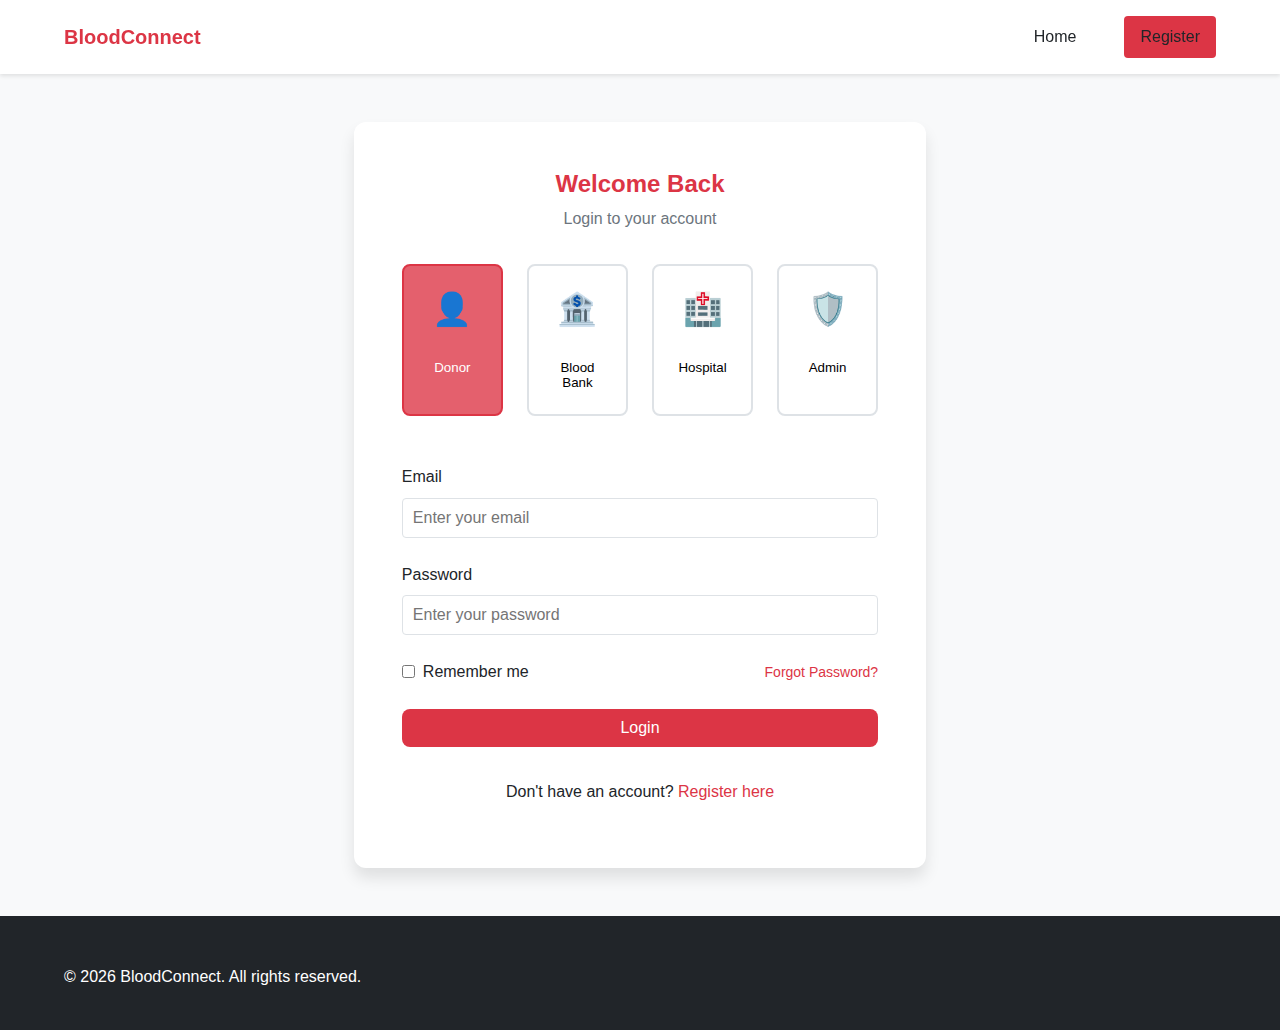
<file: Crowd-Aware-Blood-Donation-Availability-Coordination/frontend/admin-dashboard.html>
<!DOCTYPE html>
<html lang="en">

<head>
    <meta charset="UTF-8">
    <meta name="viewport" content="width=device-width, initial-scale=1.0">
    <title>Admin Dashboard - BloodConnect</title>
    <link rel="stylesheet" href="css/style.css">
    <link rel="stylesheet" href="css/dashboard.css">
    <style>
        /* Admin specific styles */
        .report-card {
            background: white;
            border-radius: 12px;
            padding: 1.5rem;
            box-shadow: 0 2px 4px rgba(0, 0, 0, 0.05);
            margin-bottom: 1rem;
            display: flex;
            justify-content: space-between;
            align-items: center;
        }

        .report-info h4 {
            margin: 0 0 0.5rem 0;
        }

        .report-meta {
            color: #666;
            font-size: 0.9rem;
        }

        .report-actions {
            display: flex;
            gap: 0.5rem;
        }

        .status-badge.pending {
            background: #fff3cd;
            color: #856404;
        }

        .status-badge.approved {
            background: #d4edda;
            color: #155724;
        }

        .status-badge.rejected {
            background: #f8d7da;
            color: #721c24;
        }

        /* Tabs */
        .tabs {
            display: flex;
            gap: 1rem;
            margin-bottom: 1rem;
            border-bottom: 1px solid #eee;
            padding-bottom: 0.5rem;
        }

        .tab-btn {
            background: none;
            border: none;
            padding: 0.5rem 1rem;
            cursor: pointer;
            font-weight: 500;
            color: #666;
            border-bottom: 2px solid transparent;
        }

        .tab-btn.active {
            color: #d9534f;
            border-bottom-color: #d9534f;
        }

        .tab-content {
            display: none;
        }

        .tab-content.active {
            display: block;
        }

        .card-header {
            display: flex;
            justify-content: space-between;
            align-items: center;
            margin-bottom: 1rem;
        }

        .filter-select {
            padding: 0.25rem 0.5rem;
            border-radius: 4px;
            border: 1px solid #ddd;
        }

        .tabs .badge {
            background: #eee;
            color: #333;
            border-radius: 10px;
            padding: 2px 6px;
            font-size: 0.8rem;
            margin-left: 5px;
        }

        .tab-btn.active .badge {
            background: #d9534f;
            color: white;
        }

        /* Modal Styles */
        .modal {
            display: none;
            position: fixed;
            z-index: 1000;
            left: 0;
            top: 0;
            width: 100%;
            height: 100%;
            overflow: auto;
            background-color: rgba(0, 0, 0, 0.5);
            animation: fadeIn 0.3s;
        }

        .modal-content {
            background-color: #fefefe;
            margin: 10% auto;
            padding: 0;
            border-radius: 8px;
            width: 50%;
            max-width: 600px;
            box-shadow: 0 4px 6px rgba(0, 0, 0, 0.1);
            animation: slideIn 0.3s;
        }

        @keyframes slideIn {
            from {
                transform: translateY(-50px);
                opacity: 0;
            }

            to {
                transform: translateY(0);
                opacity: 1;
            }
        }

        @keyframes fadeIn {
            from {
                opacity: 0;
            }

            to {
                opacity: 1;
            }
        }

        .modal-header {
            padding: 1rem 1.5rem;
            border-bottom: 1px solid #eee;
            display: flex;
            justify-content: space-between;
            align-items: center;
        }

        .modal-header h2 {
            margin: 0;
            font-size: 1.25rem;
            color: #333;
        }

        .close-modal {
            color: #aaa;
            font-size: 28px;
            font-weight: bold;
            cursor: pointer;
        }

        .close-modal:hover,
        .close-modal:focus {
            color: black;
            text-decoration: none;
            cursor: pointer;
        }

        .modal-body {
            padding: 1.5rem;
        }

        .detail-row {
            margin-bottom: 1rem;
            display: flex;
            border-bottom: 1px solid #f9f9f9;
            padding-bottom: 0.5rem;
        }

        .detail-label {
            font-weight: 600;
            width: 150px;
            color: #555;
        }

        .detail-value {
            flex: 1;
            color: #333;
        }

        .modal-footer {
            padding: 1rem 1.5rem;
            border-top: 1px solid #eee;
            display: flex;
            justify-content: flex-end;
            gap: 1rem;
            background: #fcfcfc;
            border-radius: 0 0 8px 8px;
        }
    </style>
</head>

<body>
    <!-- Sidebar -->
    <div class="dashboard-layout">
        <aside class="sidebar">
            <div class="sidebar-header">
                <h2>BloodConnect</h2>
                <span class="user-role">Administrator</span>
            </div>
            <nav class="sidebar-nav">
                <a href="#dashboard" class="nav-item active" data-section="dashboard">
                    <span class="icon">📊</span>
                    Dashboard
                </a>
                <a href="#verification" class="nav-item" data-section="verification">
                    <span class="icon">✓</span>
                    Verification
                </a>
                <a href="#requests" class="nav-item" data-section="requests">
                    <span class="icon">🚑</span>
                    Blood Requests
                </a>
                <a href="#users" class="nav-item" data-section="users">
                    <span class="icon">👥</span>
                    User Management
                </a>
            </nav>
            <div class="sidebar-footer">
                <a href="#" id="logoutBtn" class="logout-btn">
                    <span class="icon">🚪</span>
                    Logout
                </a>
            </div>
        </aside>

        <!-- Main Content -->
        <main class="main-content">
            <!-- Header -->
            <header class="dashboard-header">
                <div class="header-left">
                    <button class="menu-toggle">☰</button>
                    <h1 id="page-title">Admin Dashboard</h1>
                </div>
                <div class="header-right">
                    <button class="btn-primary" id="runPredictionBtn"
                        style="margin-right: 15px; background: #9b59b6; border-color: #8e44ad;">
                        <span class="icon">🔮</span> AI Analysis
                    </button>
                    <div class="user-profile">
                        <div class="user-avatar"
                            style="background: #333; color: white; display: flex; align-items: center; justify-content: center; width: 40px; height: 40px; border-radius: 50%;">
                            A</div>
                        <div>
                            <span class="user-name">System Admin</span>
                        </div>
                    </div>
                </div>
            </header>

            <!-- Dashboard Overview -->
            <section id="dashboard" class="content-section active">
                <div class="stats-grid">
                    <div class="stat-card">
                        <div class="stat-icon">📄</div>
                        <div class="stat-details">
                            <h3>Pending Reports</h3>
                            <p class="stat-number" id="pendingCount">Loading...</p>
                        </div>
                    </div>
                    <div class="stat-card">
                        <div class="stat-icon">👥</div>
                        <div class="stat-details">
                            <h3>Total Donors</h3>
                            <p class="stat-number" id="totalDonorsCount">--</p>
                        </div>
                    </div>
                </div>
            </section>

            <!-- Verification Section -->
            <section id="verification" class="content-section">
                <div class="card-header">
                    <h2>Verification Requests</h2>
                    <select id="verificationFilter" class="filter-select">
                        <option value="all">All Status</option>
                        <option value="pending" selected>Pending</option>
                        <option value="approved">Approved</option>
                        <option value="rejected">Rejected</option>
                    </select>
                </div>

                <div class="tabs">
                    <button class="tab-btn active" data-tab="reportsTab">
                        Donors <span id="donorsCount" class="badge" style="display:none">0</span>
                    </button>
                    <button class="tab-btn" data-tab="hospitalsTab">
                        Hospitals <span id="hospitalsCount" class="badge" style="display:none">0</span>
                    </button>
                    <button class="tab-btn" data-tab="banksTab">
                        Blood Banks <span id="banksCount" class="badge" style="display:none">0</span>
                    </button>
                </div>

                <!-- Donor Reports Tab -->
                <div id="reportsTab" class="tab-content active">
                    <div class="section-headers"
                        style="display: flex; justify-content: space-between; margin-bottom: 1rem;">
                        <h3>Donor Registrations</h3>
                        <button class="btn-secondary" onclick="loadReports()">Refresh List</button>
                    </div>
                    <div id="reportsList" class="reports-container">
                        <p>Loading reports...</p>
                    </div>
                </div>

                <!-- Hospitals Tab -->
                <div id="hospitalsTab" class="tab-content">
                    <div class="section-headers"
                        style="display: flex; justify-content: space-between; margin-bottom: 1rem;">
                        <h3>Hospital Registrations</h3>
                        <button class="btn-secondary" onclick="loadUsers('hospital', 'hospitalsList')">Refresh
                            List</button>
                    </div>
                    <div id="hospitalsList" class="reports-container">
                        <p>Loading hospitals...</p>
                    </div>
                </div>

                <!-- Blood Banks Tab -->
                <div id="banksTab" class="tab-content">
                    <div class="section-headers"
                        style="display: flex; justify-content: space-between; margin-bottom: 1rem;">
                        <h3>Blood Bank Registrations</h3>
                        <button class="btn-secondary" onclick="loadUsers('blood_bank', 'banksList')">Refresh
                            List</button>
                    </div>
                    <div id="banksList" class="reports-container">
                        <p>Loading blood banks...</p>
                    </div>
                </div>
            </section>

            <!-- Blood Requests Section -->
            <section id="requests" class="content-section">
                <div class="section-header">
                    <h2>Hospital Blood Requests</h2>
                    <button class="btn-secondary" onclick="loadBloodRequests()">Refresh List</button>
                </div>

                <div id="bloodRequestsList" class="reports-container">
                    <!-- Requests will be populated here -->
                    <p>Loading requests...</p>
                </div>
            </section>

            <!-- Users Section (Placeholder) -->
            <section id="users" class="content-section">
                <h2>User Management</h2>
                <p>User management feature coming soon.</p>
            </section>

        </main>
        <!-- Verification Details Modal -->
        <div id="detailsModal" class="modal">
            <div class="modal-content">
                <div class="modal-header">
                    <h2 id="modalTitle">Verification Details</h2>
                    <span class="close-modal" onclick="closeModal()">&times;</span>
                </div>
                <div class="modal-body" id="modalBody">
                    <!-- Details will be populated here -->
                </div>
                <div class="modal-footer" id="modalFooter">
                    <!-- Actions will be populated here -->
                </div>
            </div>
        </div>

    </div>

    <script src="js/dashboard-common.js"></script>
    <script src="js/admin-dashboard.js"></script>
</body>

</html>
</file>
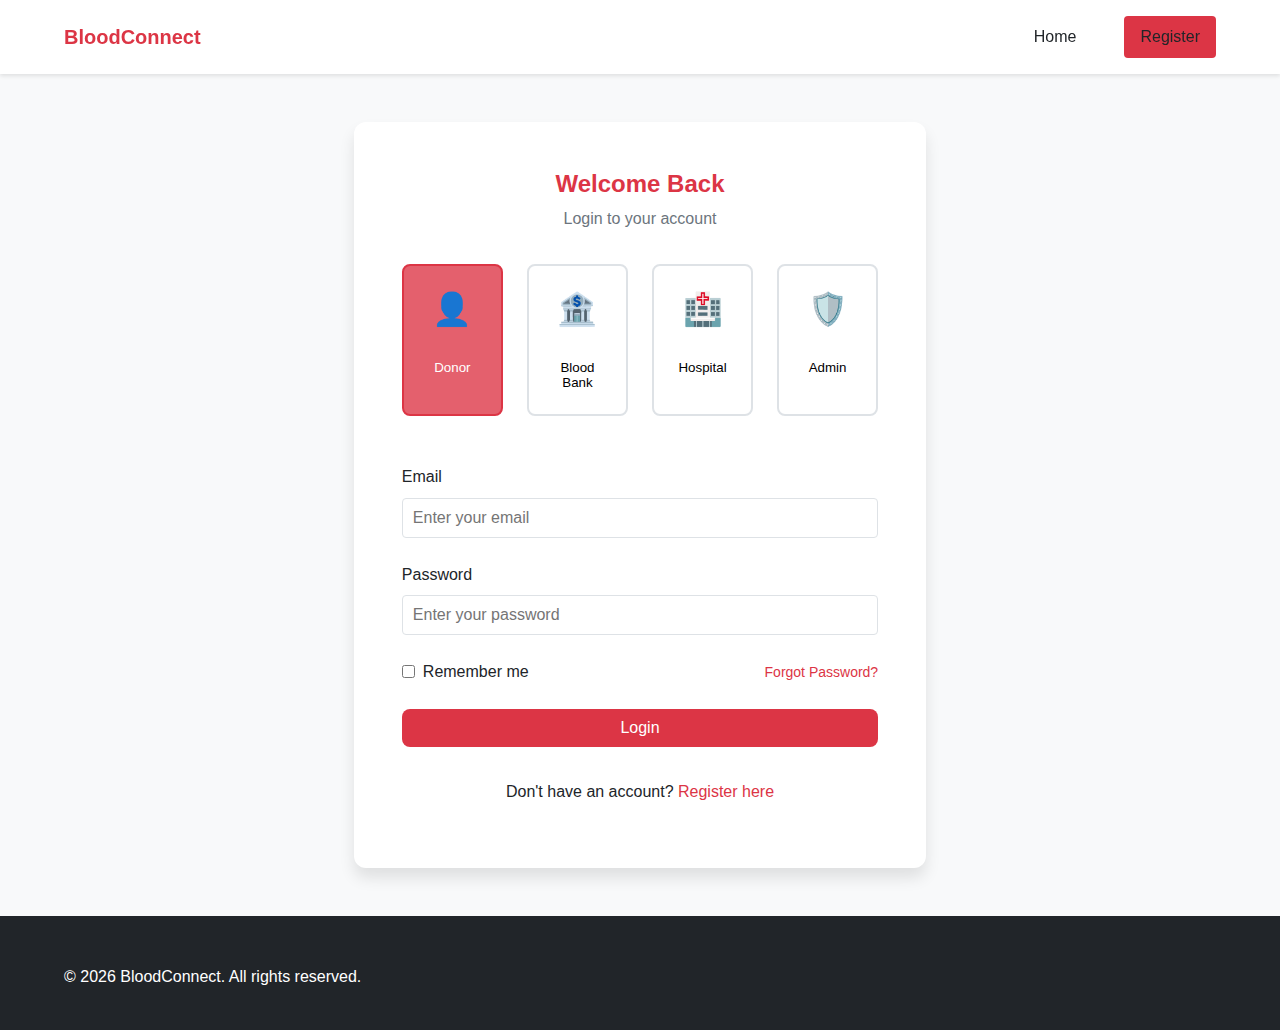
<file: Crowd-Aware-Blood-Donation-Availability-Coordination/frontend/login.html>
<!DOCTYPE html>
<html lang="en">

<head>
    <meta charset="UTF-8">
    <meta name="viewport" content="width=device-width, initial-scale=1.0">
    <title>Login - BloodConnect</title>
    <link rel="stylesheet" href="css/style.css">
</head>

<body>
    <!-- Navigation Bar -->
    <nav class="navbar">
        <div class="container">
            <div class="nav-brand">
                <h1><a href="index.html">BloodConnect</a></h1>
            </div>
            <ul class="nav-menu">
                <li><a href="index.html">Home</a></li>
                <li><a href="register.html" class="btn-primary">Register</a></li>
            </ul>
        </div>
    </nav>

    <!-- Login Section -->
    <section class="login-section">
        <div class="container">
            <div class="login-container">
                <h2>Welcome Back</h2>
                <p class="subtitle">Login to your account</p>

                <!-- Role Selection -->
                <div class="role-selector">
                    <button class="role-btn active" data-role="donor">
                        <span class="role-icon">👤</span>
                        Donor
                    </button>
                    <button class="role-btn" data-role="bank">
                        <span class="role-icon">🏦</span>
                        Blood Bank
                    </button>
                    <button class="role-btn" data-role="hospital">
                        <span class="role-icon">🏥</span>
                        Hospital
                    </button>
                    <button class="role-btn" data-role="admin">
                        <span class="role-icon">🛡️</span>
                        Admin
                    </button>
                </div>

                <!-- Login Form -->
                <form id="loginForm" class="login-form" novalidate>
                    <input type="hidden" id="userRole" name="role" value="donor">

                    <div class="form-group">
                        <label for="email">Email</label>
                        <input type="email" id="email" name="email" required placeholder="Enter your email">
                    </div>

                    <div class="form-group">
                        <label for="password">Password</label>
                        <input type="password" id="password" name="password" required placeholder="Enter your password">
                    </div>

                    <div class="form-options">
                        <label class="checkbox-label">
                            <input type="checkbox" name="remember">
                            Remember me
                        </label>
                        <a href="#" class="forgot-password">Forgot Password?</a>
                    </div>

                    <button type="submit" class="btn-primary btn-block">Login</button>
                </form>

                <p class="register-link">Don't have an account? <a href="register.html">Register here</a></p>
            </div>
        </div>
    </section>

    <!-- Footer -->
    <footer class="footer">
        <div class="container">
            <p>&copy; 2026 BloodConnect. All rights reserved.</p>
        </div>
    </footer>

    <script src="js/login.js"></script>
</body>

</html>
</file>
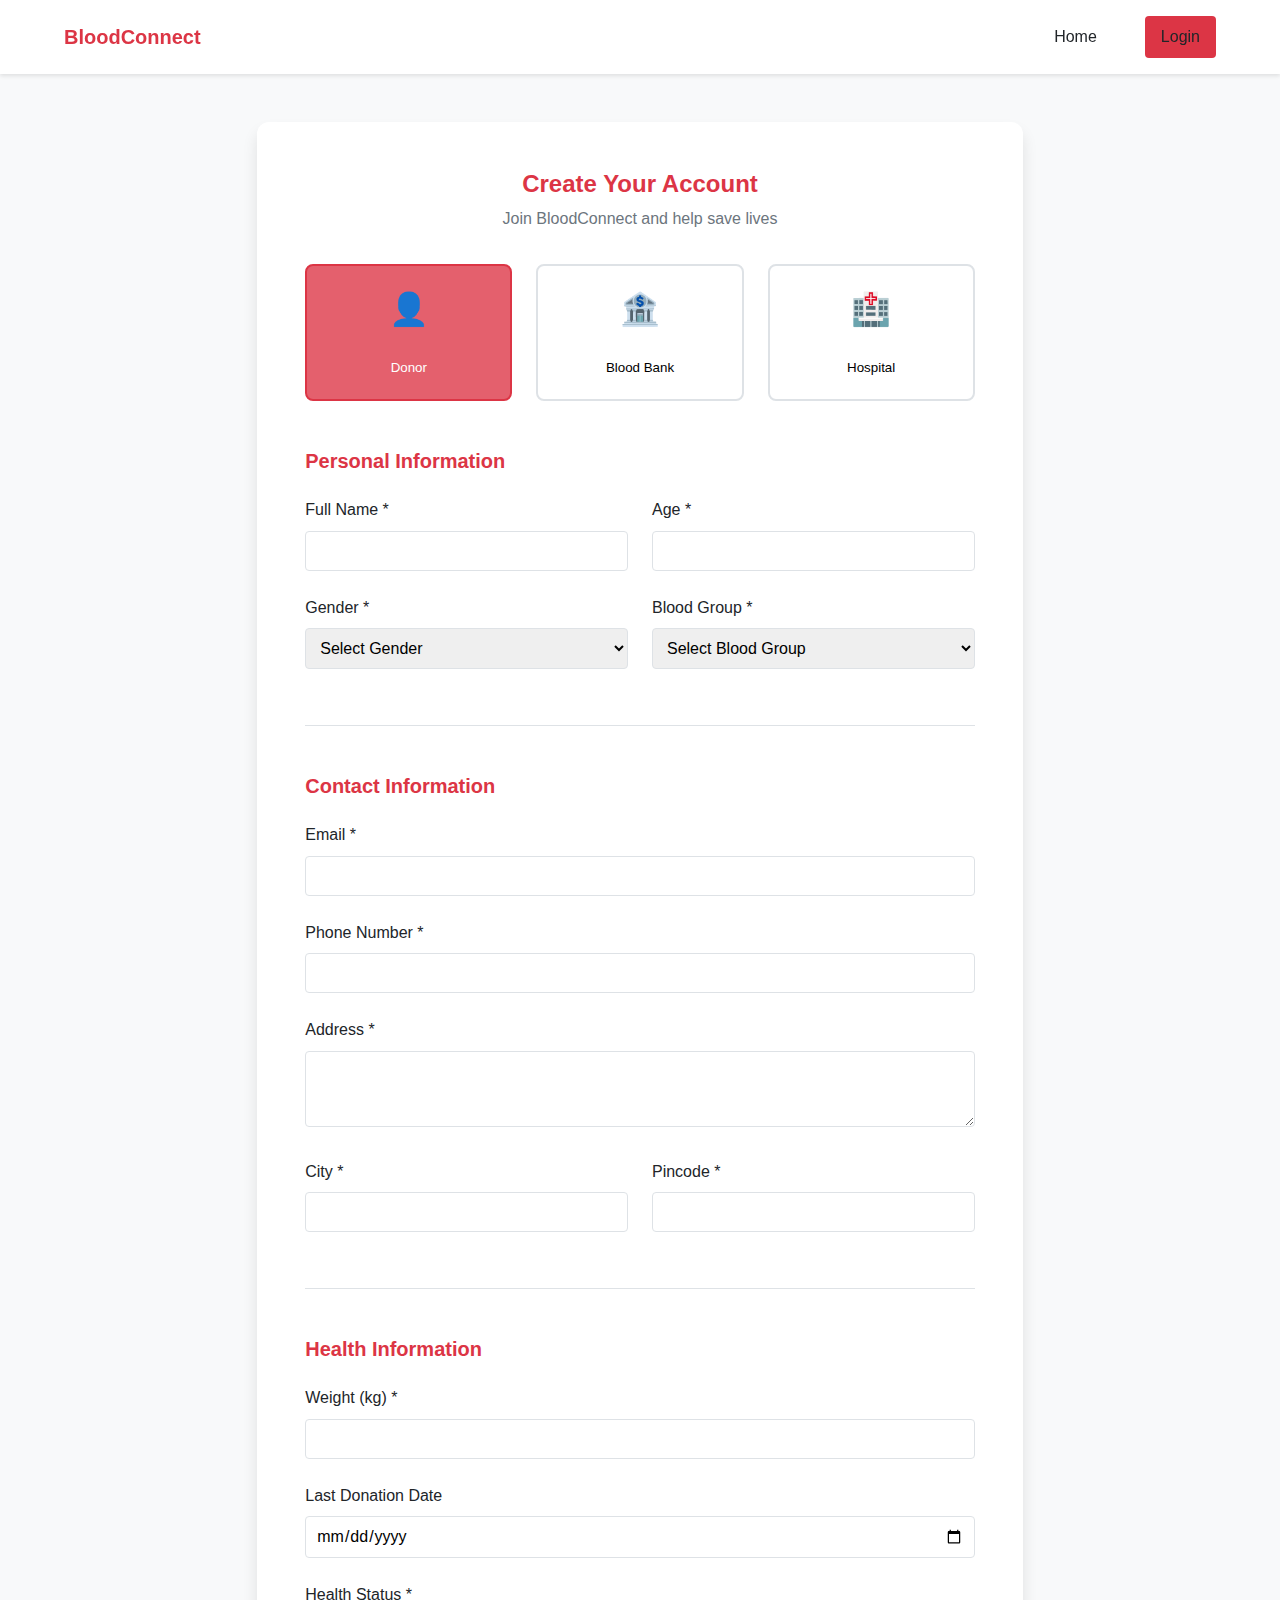
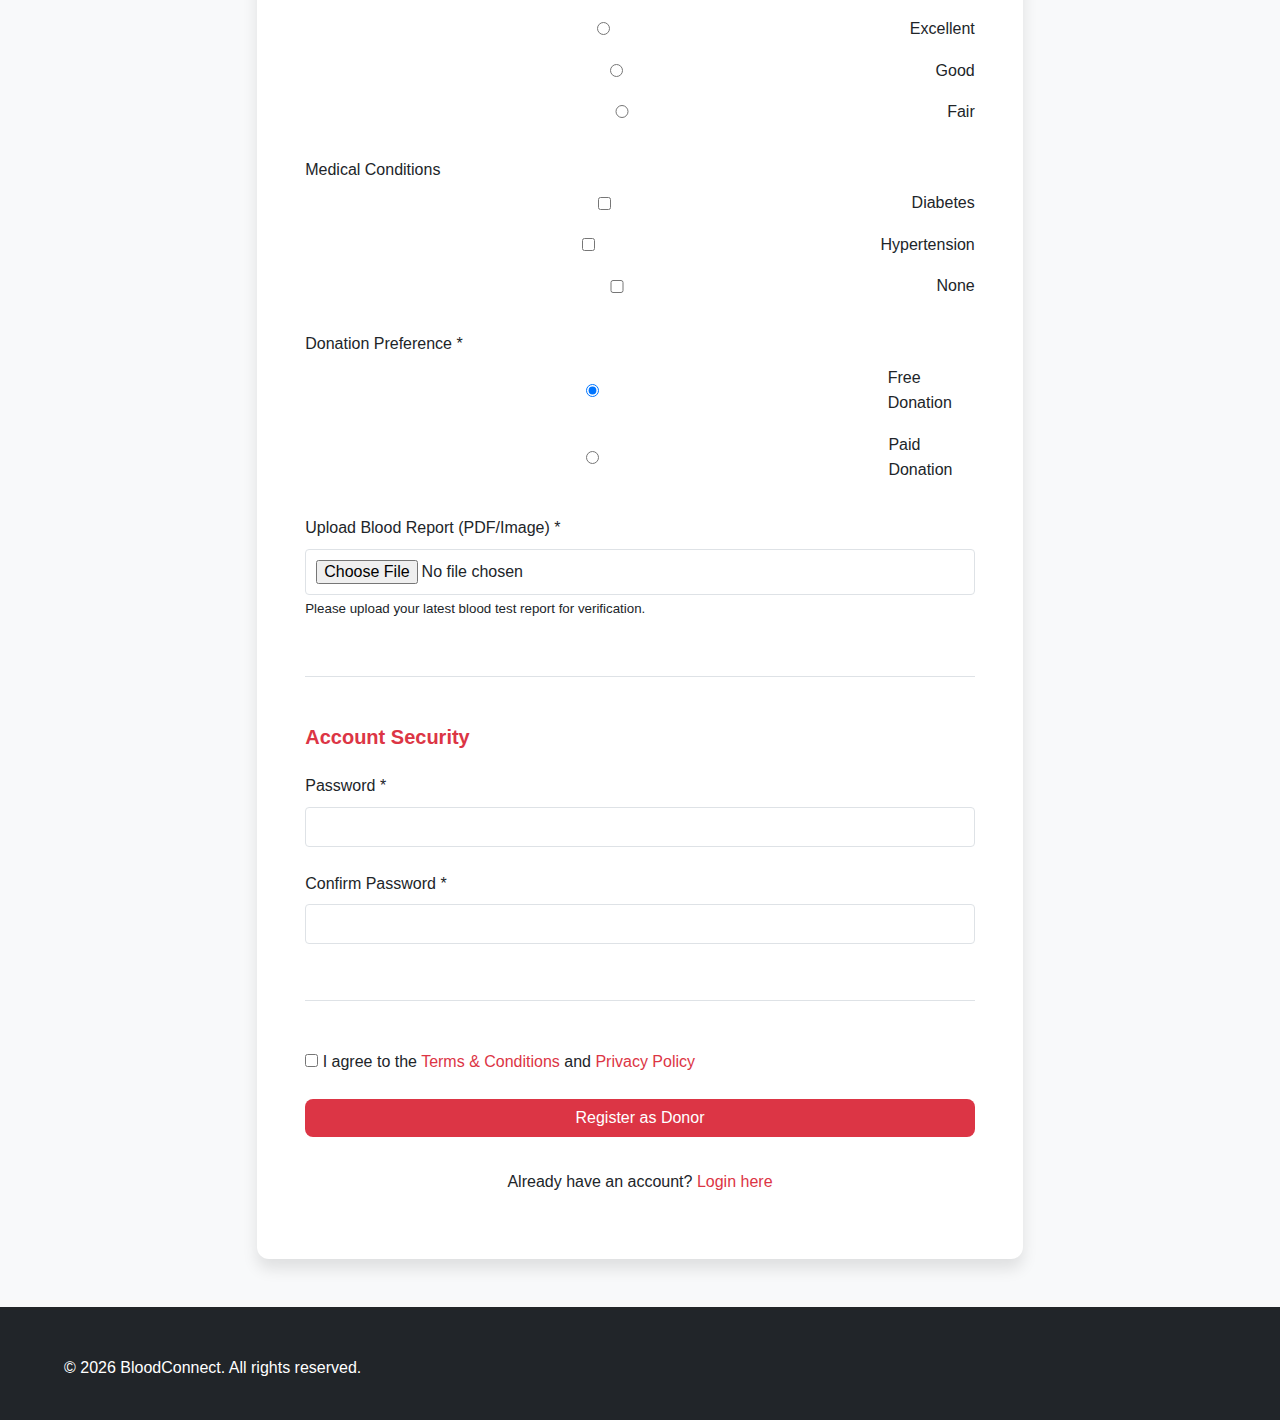
<file: Crowd-Aware-Blood-Donation-Availability-Coordination/frontend/register.html>
<!DOCTYPE html>
<html lang="en">

<head>
    <meta charset="UTF-8">
    <meta name="viewport" content="width=device-width, initial-scale=1.0">
    <title>Register - BloodConnect</title>
    <link rel="stylesheet" href="css/style.css">
</head>

<body>
    <!-- Navigation Bar -->
    <nav class="navbar">
        <div class="container">
            <div class="nav-brand">
                <h1><a href="index.html">BloodConnect</a></h1>
            </div>
            <ul class="nav-menu">
                <li><a href="index.html">Home</a></li>
                <li><a href="login.html" class="btn-primary">Login</a></li>
            </ul>
        </div>
    </nav>

    <!-- Registration Section -->
    <section class="registration-section">
        <div class="container">
            <div class="registration-container">
                <h2>Create Your Account</h2>
                <p class="subtitle">Join BloodConnect and help save lives</p>

                <!-- Role Selection -->
                <div class="role-selector">
                    <button class="role-btn active" data-role="donor">
                        <span class="role-icon">👤</span>
                        Donor
                    </button>
                    <button class="role-btn" data-role="bank">
                        <span class="role-icon">🏦</span>
                        Blood Bank
                    </button>
                    <button class="role-btn" data-role="hospital">
                        <span class="role-icon">🏥</span>
                        Hospital
                    </button>
                </div>

                <!-- Registration Forms -->
                <!-- Donor Registration Form -->
                <form id="donorForm" class="registration-form active" novalidate>
                    <input type="hidden" name="role" value="donor">

                    <div class="form-section">
                        <h3>Personal Information</h3>
                        <div class="form-row">
                            <div class="form-group">
                                <label for="donor-name">Full Name *</label>
                                <input type="text" id="donor-name" name="name" required>
                            </div>
                            <div class="form-group">
                                <label for="donor-age">Age *</label>
                                <input type="number" id="donor-age" name="age" min="18" max="65" required>
                            </div>
                        </div>

                        <div class="form-row">
                            <div class="form-group">
                                <label for="donor-gender">Gender *</label>
                                <select id="donor-gender" name="gender" required>
                                    <option value="">Select Gender</option>
                                    <option value="male">Male</option>
                                    <option value="female">Female</option>
                                    <option value="other">Other</option>
                                </select>
                            </div>
                            <div class="form-group">
                                <label for="donor-blood-group">Blood Group *</label>
                                <select id="donor-blood-group" name="blood_group" required>
                                    <option value="">Select Blood Group</option>
                                    <option value="A+">A+</option>
                                    <option value="A-">A-</option>
                                    <option value="B+">B+</option>
                                    <option value="B-">B-</option>
                                    <option value="AB+">AB+</option>
                                    <option value="AB-">AB-</option>
                                    <option value="O+">O+</option>
                                    <option value="O-">O-</option>
                                </select>
                            </div>
                        </div>
                    </div>

                    <div class="form-section">
                        <h3>Contact Information</h3>
                        <div class="form-group">
                            <label for="donor-email">Email *</label>
                            <input type="email" id="donor-email" name="email" required>
                        </div>
                        <div class="form-group">
                            <label for="donor-phone">Phone Number *</label>
                            <input type="tel" id="donor-phone" name="phone" pattern="[0-9]{10}" required>
                        </div>
                        <div class="form-group">
                            <label for="donor-address">Address *</label>
                            <textarea id="donor-address" name="address" rows="3" required></textarea>
                        </div>
                        <div class="form-row">
                            <div class="form-group">
                                <label for="donor-city">City *</label>
                                <input type="text" id="donor-city" name="city" required>
                            </div>
                            <div class="form-group">
                                <label for="donor-pincode">Pincode *</label>
                                <input type="text" id="donor-pincode" name="pincode" pattern="[0-9]{6}" required>
                            </div>
                        </div>
                    </div>

                    <div class="form-section">
                        <h3>Health Information</h3>
                        <div class="form-group">
                            <label for="donor-weight">Weight (kg) *</label>
                            <input type="number" id="donor-weight" name="weight" min="45" required>
                        </div>
                        <div class="form-group">
                            <label for="donor-last-donation">Last Donation Date</label>
                            <input type="date" id="donor-last-donation" name="last_donation_date">
                        </div>
                        <div class="form-group">
                            <label>Health Status *</label>
                            <div class="radio-group">
                                <label>
                                    <input type="radio" name="health_status" value="excellent" required>
                                    Excellent
                                </label>
                                <label>
                                    <input type="radio" name="health_status" value="good" required>
                                    Good
                                </label>
                                <label>
                                    <input type="radio" name="health_status" value="fair" required>
                                    Fair
                                </label>
                            </div>
                        </div>
                        <div class="form-group">
                            <label>Medical Conditions</label>
                            <div class="checkbox-group">
                                <label>
                                    <input type="checkbox" name="medical_conditions" value="diabetes">
                                    Diabetes
                                </label>
                                <label>
                                    <input type="checkbox" name="medical_conditions" value="hypertension">
                                    Hypertension
                                </label>
                                <label>
                                    <input type="checkbox" name="medical_conditions" value="none">
                                    None
                                </label>
                            </div>
                        </div>
                        <div class="form-group">
                            <label>Donation Preference *</label>
                            <div class="radio-group">
                                <label>
                                    <input type="radio" name="donation_type" value="Free" checked>
                                    Free Donation
                                </label>
                                <label>
                                    <input type="radio" name="donation_type" value="Paid">
                                    Paid Donation
                                </label>
                            </div>
                        </div>
                        <div class="form-group">
                            <label for="donor-report">Upload Blood Report (PDF/Image) *</label>
                            <input type="file" id="donor-report" name="report" accept=".pdf,.jpg,.jpeg,.png">
                            <small class="form-text text-muted">Please upload your latest blood test report for
                                verification.</small>
                        </div>
                    </div>

                    <div class="form-section">
                        <h3>Account Security</h3>
                        <div class="form-group">
                            <label for="donor-password">Password *</label>
                            <input type="password" id="donor-password" name="password" minlength="8" required>
                        </div>
                        <div class="form-group">
                            <label for="donor-confirm-password">Confirm Password *</label>
                            <input type="password" id="donor-confirm-password" name="confirm_password" minlength="8"
                                required>
                        </div>
                    </div>

                    <div class="form-group">
                        <label class="checkbox-label">
                            <input type="checkbox" name="terms" required>
                            I agree to the <a href="#">Terms & Conditions</a> and <a href="#">Privacy Policy</a>
                        </label>
                    </div>

                    <button type="submit" class="btn-primary btn-block">Register as Donor</button>
                </form>

                <!-- Blood Bank Registration Form -->
                <form id="bankForm" class="registration-form" novalidate>
                    <input type="hidden" name="role" value="bank">

                    <div class="form-section">
                        <h3>Blood Bank Information</h3>
                        <div class="form-group">
                            <label for="bank-name">Blood Bank Name *</label>
                            <input type="text" id="bank-name" name="name" required>
                        </div>
                        <div class="form-group">
                            <label for="bank-license">License ID *</label>
                            <input type="text" id="bank-license" name="license_id" required>
                        </div>
                        <div class="form-group">
                            <label for="bank-registration">Registration Number *</label>
                            <input type="text" id="bank-registration" name="registration_number" required>
                        </div>
                    </div>

                    <div class="form-section">
                        <h3>Contact Information</h3>
                        <div class="form-group">
                            <label for="bank-email">Email *</label>
                            <input type="email" id="bank-email" name="email" required>
                        </div>
                        <div class="form-group">
                            <label for="bank-phone">Phone Number *</label>
                            <input type="tel" id="bank-phone" name="phone" pattern="[0-9]{10}" required>
                        </div>
                        <div class="form-group">
                            <label for="bank-contact-person">Contact Person Name *</label>
                            <input type="text" id="bank-contact-person" name="contact_person" required>
                        </div>
                    </div>

                    <div class="form-section">
                        <h3>Location Information</h3>
                        <div class="form-group">
                            <label for="bank-address">Address *</label>
                            <textarea id="bank-address" name="address" rows="3" required></textarea>
                        </div>
                        <div class="form-row">
                            <div class="form-group">
                                <label for="bank-city">City *</label>
                                <input type="text" id="bank-city" name="city" required>
                            </div>
                            <div class="form-group">
                                <label for="bank-state">State *</label>
                                <input type="text" id="bank-state" name="state" required>
                            </div>
                        </div>
                        <div class="form-row">
                            <div class="form-group">
                                <label for="bank-pincode">Pincode *</label>
                                <input type="text" id="bank-pincode" name="pincode" pattern="[0-9]{6}" required>
                            </div>
                            <div class="form-group">
                                <label for="bank-country">Country *</label>
                                <input type="text" id="bank-country" name="country" value="India" required>
                            </div>
                        </div>
                    </div>

                    <div class="form-section">
                        <h3>Operational Details</h3>
                        <div class="form-row">
                            <div class="form-group">
                                <label for="bank-capacity">Storage Capacity (units) *</label>
                                <input type="number" id="bank-capacity" name="capacity" min="1" required>
                            </div>
                            <div class="form-group">
                                <label for="bank-operating-hours">Operating Hours *</label>
                                <input type="text" id="bank-operating-hours" name="operating_hours"
                                    placeholder="e.g., 9 AM - 6 PM" required>
                            </div>
                        </div>
                    </div>

                    <div class="form-section">
                        <h3>Account Security</h3>
                        <div class="form-group">
                            <label for="bank-password">Password *</label>
                            <input type="password" id="bank-password" name="password" minlength="8" required>
                        </div>
                        <div class="form-group">
                            <label for="bank-confirm-password">Confirm Password *</label>
                            <input type="password" id="bank-confirm-password" name="confirm_password" minlength="8"
                                required>
                        </div>
                    </div>

                    <div class="form-group">
                        <label class="checkbox-label">
                            <input type="checkbox" name="terms" required>
                            I agree to the <a href="#">Terms & Conditions</a> and <a href="#">Privacy Policy</a>
                        </label>
                    </div>

                    <button type="submit" class="btn-primary btn-block">Register Blood Bank</button>
                </form>

                <!-- Hospital Registration Form -->
                <form id="hospitalForm" class="registration-form" novalidate>
                    <input type="hidden" name="role" value="hospital">

                    <div class="form-section">
                        <h3>Hospital Information</h3>
                        <div class="form-group">
                            <label for="hospital-name">Hospital Name *</label>
                            <input type="text" id="hospital-name" name="name" required>
                        </div>
                        <div class="form-group">
                            <label for="hospital-registration">Registration ID *</label>
                            <input type="text" id="hospital-registration" name="registration_id" required>
                        </div>
                        <div class="form-group">
                            <label for="hospital-type">Hospital Type *</label>
                            <select id="hospital-type" name="hospital_type" required>
                                <option value="">Select Type</option>
                                <option value="government">Government</option>
                                <option value="private">Private</option>
                                <option value="trust">Trust</option>
                            </select>
                        </div>
                    </div>

                    <div class="form-section">
                        <h3>Contact Information</h3>
                        <div class="form-group">
                            <label for="hospital-email">Email *</label>
                            <input type="email" id="hospital-email" name="email" required>
                        </div>
                        <div class="form-group">
                            <label for="hospital-phone">Phone Number *</label>
                            <input type="tel" id="hospital-phone" name="phone" pattern="[0-9]{10}" required>
                        </div>
                        <div class="form-group">
                            <label for="hospital-emergency">Emergency Contact *</label>
                            <input type="tel" id="hospital-emergency" name="emergency_contact" pattern="[0-9]{10}"
                                required>
                        </div>
                        <div class="form-group">
                            <label for="hospital-contact-person">Contact Person Name *</label>
                            <input type="text" id="hospital-contact-person" name="contact_person" required>
                        </div>
                    </div>

                    <div class="form-section">
                        <h3>Location Information</h3>
                        <div class="form-group">
                            <label for="hospital-address">Address *</label>
                            <textarea id="hospital-address" name="address" rows="3" required></textarea>
                        </div>
                        <div class="form-row">
                            <div class="form-group">
                                <label for="hospital-city">City *</label>
                                <input type="text" id="hospital-city" name="city" required>
                            </div>
                            <div class="form-group">
                                <label for="hospital-state">State *</label>
                                <input type="text" id="hospital-state" name="state" required>
                            </div>
                        </div>
                        <div class="form-row">
                            <div class="form-group">
                                <label for="hospital-pincode">Pincode *</label>
                                <input type="text" id="hospital-pincode" name="pincode" pattern="[0-9]{6}" required>
                            </div>
                            <div class="form-group">
                                <label for="hospital-country">Country *</label>
                                <input type="text" id="hospital-country" name="country" value="India" required>
                            </div>
                        </div>
                    </div>

                    <div class="form-section">
                        <h3>Facility Details</h3>
                        <div class="form-row">
                            <div class="form-group">
                                <label for="hospital-beds">Number of Beds *</label>
                                <input type="number" id="hospital-beds" name="number_of_beds" min="1" required>
                            </div>
                            <div class="form-group">
                                <label for="hospital-specializations">Specializations</label>
                                <input type="text" id="hospital-specializations" name="specializations"
                                    placeholder="e.g., Cardiology, Neurology">
                            </div>
                        </div>
                    </div>

                    <div class="form-section">
                        <h3>Account Security</h3>
                        <div class="form-group">
                            <label for="hospital-password">Password *</label>
                            <input type="password" id="hospital-password" name="password" minlength="8" required>
                        </div>
                        <div class="form-group">
                            <label for="hospital-confirm-password">Confirm Password *</label>
                            <input type="password" id="hospital-confirm-password" name="confirm_password" minlength="8"
                                required>
                        </div>
                    </div>

                    <div class="form-group">
                        <label class="checkbox-label">
                            <input type="checkbox" name="terms" required>
                            I agree to the <a href="#">Terms & Conditions</a> and <a href="#">Privacy Policy</a>
                        </label>
                    </div>

                    <button type="submit" class="btn-primary btn-block">Register Hospital</button>
                </form>

                <p class="login-link">Already have an account? <a href="login.html">Login here</a></p>
            </div>
        </div>
    </section>

    <!-- Footer -->
    <footer class="footer">
        <div class="container">
            <p>&copy; 2026 BloodConnect. All rights reserved.</p>
        </div>
    </footer>

    <script src="js/registration.js"></script>
</body>

</html>
</file>
<file: Crowd-Aware-Blood-Donation-Availability-Coordination/frontend/css/dashboard.css>
/* ===========================
   DASHBOARD LAYOUT
   =========================== */
.dashboard-layout {
    display: flex;
    min-height: 100vh;
    background-color: var(--bg-secondary);
}

/* ===========================
   SIDEBAR
   =========================== */
.sidebar {
    width: 260px;
    background-color: var(--bg-dark);
    color: var(--text-light);
    display: flex;
    flex-direction: column;
    position: fixed;
    height: 100vh;
    overflow-y: auto;
    transition: transform 0.3s ease;
    z-index: 100;
}

.sidebar-header {
    padding: var(--spacing-lg);
    border-bottom: 1px solid rgba(255, 255, 255, 0.1);
}

.sidebar-header h2 {
    margin: 0;
    font-size: var(--font-size-xl);
    color: var(--primary-color);
}

.user-role {
    display: block;
    font-size: var(--font-size-sm);
    color: rgba(255, 255, 255, 0.6);
    margin-top: var(--spacing-xs);
}

.sidebar-nav {
    flex: 1;
    padding: var(--spacing-md) 0;
}

.nav-item {
    display: flex;
    align-items: center;
    gap: var(--spacing-sm);
    padding: var(--spacing-sm) var(--spacing-lg);
    color: rgba(255, 255, 255, 0.8);
    transition: all 0.3s ease;
    position: relative;
}

.nav-item:hover {
    background-color: rgba(255, 255, 255, 0.1);
    color: var(--white);
}

.nav-item.active {
    background-color: var(--primary-color);
    color: var(--white);
}

.nav-item .icon {
    font-size: var(--font-size-lg);
}

.nav-item .badge {
    position: absolute;
    right: var(--spacing-lg);
    background-color: var(--danger-color);
    color: var(--white);
    padding: 2px 8px;
    border-radius: 12px;
    font-size: 0.75rem;
}

.sidebar-footer {
    padding: var(--spacing-md);
    border-top: 1px solid rgba(255, 255, 255, 0.1);
}

.logout-btn {
    display: flex;
    align-items: center;
    gap: var(--spacing-sm);
    padding: var(--spacing-sm);
    color: rgba(255, 255, 255, 0.8);
    width: 100%;
    border-radius: var(--border-radius-sm);
}

.logout-btn:hover {
    background-color: rgba(255, 255, 255, 0.1);
    color: var(--white);
}

/* ===========================
   MAIN CONTENT
   =========================== */
.main-content {
    flex: 1;
    margin-left: 260px;
    transition: margin-left 0.3s ease;
}

.dashboard-header {
    background-color: var(--white);
    padding: var(--spacing-md) var(--spacing-lg);
    box-shadow: var(--shadow-sm);
    display: flex;
    justify-content: space-between;
    align-items: center;
    position: sticky;
    top: 0;
    z-index: 50;
}

.header-left {
    display: flex;
    align-items: center;
    gap: var(--spacing-md);
}

.menu-toggle {
    display: none;
    background: none;
    border: none;
    font-size: var(--font-size-2xl);
    cursor: pointer;
    color: var(--text-primary);
}

.dashboard-header h1 {
    margin: 0;
    font-size: var(--font-size-xl);
}

.header-right {
    display: flex;
    align-items: center;
    gap: var(--spacing-md);
}

.user-profile {
    display: flex;
    align-items: center;
    gap: var(--spacing-sm);
}

.user-profile img {
    width: 40px;
    height: 40px;
    border-radius: 50%;
    object-fit: cover;
}

.user-name {
    font-weight: 600;
    display: block;
}

.user-blood {
    font-size: var(--font-size-sm);
    color: var(--text-secondary);
    display: block;
}

/* ===========================
   CONTENT SECTIONS
   =========================== */
.content-section {
    display: none;
    padding: var(--spacing-lg);
    animation: fadeIn 0.3s ease;
}

.content-section.active {
    display: block;
}

@keyframes fadeIn {
    from { opacity: 0; transform: translateY(10px); }
    to { opacity: 1; transform: translateY(0); }
}

/* ===========================
   STATS GRID
   =========================== */
.stats-grid {
    display: grid;
    grid-template-columns: repeat(auto-fit, minmax(240px, 1fr));
    gap: var(--spacing-md);
    margin-bottom: var(--spacing-lg);
}

.stat-card {
    background-color: var(--white);
    padding: var(--spacing-lg);
    border-radius: var(--border-radius-lg);
    box-shadow: var(--shadow-sm);
    display: flex;
    align-items: center;
    gap: var(--spacing-md);
}

.stat-icon {
    font-size: 3rem;
    width: 60px;
    height: 60px;
    display: flex;
    align-items: center;
    justify-content: center;
    background-color: var(--light-gray);
    border-radius: var(--border-radius);
}

.stat-details h3 {
    font-size: var(--font-size-sm);
    color: var(--text-secondary);
    margin-bottom: var(--spacing-xs);
    font-weight: 500;
}

.stat-number {
    font-size: var(--font-size-3xl);
    font-weight: 700;
    color: var(--primary-color);
    margin: 0;
}

.stat-change {
    font-size: var(--font-size-sm);
    color: var(--text-secondary);
}

.stat-change.positive {
    color: var(--success-color);
}

.stat-change.urgent {
    color: var(--danger-color);
}

/* ===========================
   WIDGETS
   =========================== */
.dashboard-widgets {
    display: grid;
    grid-template-columns: repeat(auto-fit, minmax(400px, 1fr));
    gap: var(--spacing-lg);
    margin-bottom: var(--spacing-lg);
}

.widget {
    background-color: var(--white);
    border-radius: var(--border-radius-lg);
    box-shadow: var(--shadow-sm);
    overflow: hidden;
}

.widget-header {
    padding: var(--spacing-md) var(--spacing-lg);
    border-bottom: 1px solid var(--border-color);
    display: flex;
    justify-content: space-between;
    align-items: center;
}

.widget-header h3 {
    margin: 0;
    font-size: var(--font-size-lg);
}

.view-all {
    color: var(--primary-color);
    font-size: var(--font-size-sm);
}

.widget-content {
    padding: var(--spacing-lg);
}

/* ===========================
   ELIGIBILITY CARD
   =========================== */
.eligibility-card {
    border: 2px solid var(--border-color);
    border-radius: var(--border-radius-lg);
    padding: var(--spacing-lg);
    text-align: center;
}

.eligibility-card.eligible {
    border-color: var(--success-color);
    background-color: rgba(40, 167, 69, 0.05);
}

.status-icon {
    font-size: 3rem;
    margin-bottom: var(--spacing-md);
}

.eligibility-card.eligible .status-icon {
    color: var(--success-color);
}

.criteria-list {
    text-align: left;
    list-style: none;
    margin: var(--spacing-md) 0;
}

.criteria-list li {
    padding: var(--spacing-xs) 0;
    color: var(--success-color);
}

/* ===========================
   CAMP LIST
   =========================== */
.camp-list {
    display: flex;
    flex-direction: column;
    gap: var(--spacing-md);
}

.camp-item {
    display: flex;
    gap: var(--spacing-md);
    padding: var(--spacing-md);
    border: 1px solid var(--border-color);
    border-radius: var(--border-radius);
    align-items: center;
}

.camp-date {
    display: flex;
    flex-direction: column;
    align-items: center;
    padding: var(--spacing-sm);
    background-color: var(--primary-color);
    color: var(--white);
    border-radius: var(--border-radius);
    min-width: 60px;
}

.camp-date .day {
    font-size: var(--font-size-2xl);
    font-weight: 700;
}

.camp-date .month {
    font-size: var(--font-size-sm);
}

.camp-details {
    flex: 1;
}

.camp-details h4 {
    margin-bottom: var(--spacing-xs);
}

.camp-details p {
    margin: 0;
    font-size: var(--font-size-sm);
    color: var(--text-secondary);
}

.distance {
    display: inline-block;
    margin-top: var(--spacing-xs);
    padding: 2px 8px;
    background-color: var(--light-gray);
    border-radius: var(--border-radius-sm);
    font-size: 0.75rem;
    color: var(--text-secondary);
}

/* ===========================
   BLOOD GROUP CARDS
   =========================== */
.blood-groups-grid {
    display: grid;
    grid-template-columns: repeat(auto-fill, minmax(140px, 1fr));
    gap: var(--spacing-md);
}

.blood-group-card {
    text-align: center;
    padding: var(--spacing-md);
    border-radius: var(--border-radius);
    border: 2px solid var(--border-color);
}

.blood-group-card h4 {
    font-size: var(--font-size-2xl);
    margin-bottom: var(--spacing-xs);
}

.units {
    font-size: var(--font-size-lg);
    font-weight: 600;
    margin-bottom: var(--spacing-sm);
}

.stock-bar {
    height: 6px;
    background-color: var(--light-gray);
    border-radius: 3px;
    overflow: hidden;
    margin-bottom: var(--spacing-xs);
}

.stock-fill {
    height: 100%;
    transition: width 0.3s ease;
}

.blood-group-card.status-good {
    border-color: var(--success-color);
}

.blood-group-card.status-good .stock-fill {
    background-color: var(--success-color);
}

.blood-group-card.status-low {
    border-color: var(--warning-color);
}

.blood-group-card.status-low .stock-fill {
    background-color: var(--warning-color);
}

.blood-group-card.status-critical {
    border-color: var(--danger-color);
}

.blood-group-card.status-critical .stock-fill {
    background-color: var(--danger-color);
}

.status-label {
    font-size: var(--font-size-sm);
    font-weight: 500;
}

/* ===========================
   TABLES
   =========================== */
.table-container {
    overflow-x: auto;
    background-color: var(--white);
    border-radius: var(--border-radius);
    box-shadow: var(--shadow-sm);
}

.data-table {
    width: 100%;
    border-collapse: collapse;
}

.data-table thead {
    background-color: var(--light-gray);
}

.data-table th {
    padding: var(--spacing-md);
    text-align: left;
    font-weight: 600;
    color: var(--text-primary);
    border-bottom: 2px solid var(--border-color);
}

.data-table td {
    padding: var(--spacing-md);
    border-bottom: 1px solid var(--border-color);
}

.data-table tbody tr:hover {
    background-color: var(--light-gray);
}

.blood-type {
    display: inline-block;
    padding: 4px 12px;
    background-color: var(--primary-color);
    color: var(--white);
    border-radius: var(--border-radius-sm);
    font-weight: 600;
}

.status-badge {
    display: inline-block;
    padding: 4px 12px;
    border-radius: var(--border-radius-sm);
    font-size: var(--font-size-sm);
    font-weight: 500;
}

.status-badge.available {
    background-color: rgba(40, 167, 69, 0.1);
    color: var(--success-color);
}

.status-badge.reserved {
    background-color: rgba(255, 193, 7, 0.1);
    color: var(--warning-color);
}

.status-badge.expiring {
    background-color: rgba(220, 53, 69, 0.1);
    color: var(--danger-color);
}

.status-badge.pending {
    background-color: rgba(255, 193, 7, 0.1);
    color: var(--warning-color);
}

.status-badge.approved {
    background-color: rgba(40, 167, 69, 0.1);
    color: var(--success-color);
}

.status-badge.completed {
    background-color: rgba(40, 167, 69, 0.1);
    color: var(--success-color);
}

.status-badge.confirmed {
    background-color: rgba(40, 167, 69, 0.1);
    color: var(--success-color);
}

/* ===========================
   NOTIFICATIONS
   =========================== */
.notification-list, .notifications-list {
    display: flex;
    flex-direction: column;
    gap: var(--spacing-md);
}

.notification-item, .notification-card {
    display: flex;
    gap: var(--spacing-md);
    padding: var(--spacing-md);
    border: 1px solid var(--border-color);
    border-radius: var(--border-radius);
    background-color: var(--white);
}

.notification-item.unread, .notification-card.unread {
    background-color: rgba(220, 53, 69, 0.05);
    border-color: var(--primary-color);
}

.notification-icon {
    font-size: var(--font-size-2xl);
    width: 40px;
    height: 40px;
    display: flex;
    align-items: center;
    justify-content: center;
    background-color: var(--light-gray);
    border-radius: 50%;
}

.notification-icon.urgent {
    background-color: rgba(220, 53, 69, 0.1);
}

.notification-icon.success {
    background-color: rgba(40, 167, 69, 0.1);
}

.notification-icon.info {
    background-color: rgba(23, 162, 184, 0.1);
}

.notification-icon.reminder {
    background-color: rgba(255, 193, 7, 0.1);
}

.notification-content {
    flex: 1;
}

.notification-content h4 {
    margin-bottom: var(--spacing-xs);
}

.notification-content p {
    margin-bottom: var(--spacing-xs);
    font-size: var(--font-size-sm);
    color: var(--text-secondary);
}

.notification-time {
    font-size: 0.75rem;
    color: var(--text-secondary);
}

.notification-actions {
    display: flex;
    gap: var(--spacing-sm);
    margin-top: var(--spacing-sm);
}

/* ===========================
   ALERT BANNERS
   =========================== */
.alert-banner {
    padding: var(--spacing-md);
    border-radius: var(--border-radius);
    margin-bottom: var(--spacing-lg);
    display: flex;
    align-items: center;
    gap: var(--spacing-md);
}

.alert-banner.critical {
    background-color: rgba(220, 53, 69, 0.1);
    border: 1px solid var(--danger-color);
    color: var(--danger-color);
}

.alert-banner .alert-icon {
    font-size: var(--font-size-2xl);
}

.alert-content {
    flex: 1;
}

.btn-light {
    background-color: var(--white);
    color: var(--danger-color);
    border: 1px solid var(--danger-color);
    padding: 0.375rem 0.75rem;
    border-radius: var(--border-radius-sm);
    cursor: pointer;
}

/* ===========================
   TABS
   =========================== */
.appointments-tabs, .requests-tabs {
    display: flex;
    gap: var(--spacing-sm);
    margin-bottom: var(--spacing-lg);
    border-bottom: 2px solid var(--border-color);
}

.tab-btn {
    padding: var(--spacing-sm) var(--spacing-lg);
    background: none;
    border: none;
    border-bottom: 3px solid transparent;
    cursor: pointer;
    font-weight: 500;
    color: var(--text-secondary);
    transition: all 0.3s ease;
}

.tab-btn:hover {
    color: var(--primary-color);
}

.tab-btn.active {
    color: var(--primary-color);
    border-bottom-color: var(--primary-color);
}

.tab-content {
    display: none;
}

.tab-content.active {
    display: block;
}

/* ===========================
   APPOINTMENT/REQUEST CARDS
   =========================== */
.appointment-card, .request-card {
    background-color: var(--white);
    border: 1px solid var(--border-color);
    border-radius: var(--border-radius-lg);
    padding: var(--spacing-lg);
    margin-bottom: var(--spacing-md);
}

.appointment-header, .request-header {
    display: flex;
    justify-content: space-between;
    align-items: center;
    margin-bottom: var(--spacing-md);
}

.appointment-header h3, .request-header h4 {
    margin: 0;
}

.appointment-status, .priority-badge {
    padding: 4px 12px;
    border-radius: var(--border-radius-sm);
    font-size: var(--font-size-sm);
    font-weight: 600;
}

.appointment-status.confirmed, .priority-badge.high {
    background-color: rgba(40, 167, 69, 0.1);
    color: var(--success-color);
}

.appointment-status.completed {
    background-color: rgba(23, 162, 184, 0.1);
    color: var(--info-color);
}

.priority-badge.emergency {
    background-color: rgba(220, 53, 69, 0.1);
    color: var(--danger-color);
}

.appointment-body, .request-body {
    margin-bottom: var(--spacing-md);
}

.appointment-body p, .request-body p {
    margin-bottom: var(--spacing-xs);
}

.appointment-footer, .request-footer {
    display: flex;
    gap: var(--spacing-sm);
    flex-wrap: wrap;
}

/* ===========================
   PROFILE SECTION
   =========================== */
.profile-container {
    background-color: var(--white);
    border-radius: var(--border-radius-lg);
    padding: var(--spacing-xl);
    box-shadow: var(--shadow-sm);
}

.profile-header {
    display: flex;
    justify-content: space-between;
    align-items: center;
    margin-bottom: var(--spacing-lg);
}

.profile-photo-section {
    text-align: center;
    margin-bottom: var(--spacing-xl);
}

.profile-photo {
    width: 120px;
    height: 120px;
    margin: 0 auto var(--spacing-md);
    border-radius: 50%;
    overflow: hidden;
    border: 4px solid var(--border-color);
}

.profile-photo img {
    width: 100%;
    height: 100%;
    object-fit: cover;
}

/* ===========================
   MAP
   =========================== */
.map-container {
    margin-bottom: var(--spacing-lg);
    border-radius: var(--border-radius-lg);
    overflow: hidden;
    box-shadow: var(--shadow-sm);
}

.map-placeholder {
    height: 400px;
    background-color: var(--light-gray);
    display: flex;
    align-items: center;
    justify-content: center;
    text-align: center;
    font-size: var(--font-size-xl);
    color: var(--text-secondary);
}

/* ===========================
   FILTERS
   =========================== */
.filters, .filters-bar, .stock-filters {
    display: flex;
    gap: var(--spacing-md);
    margin-bottom: var(--spacing-lg);
    flex-wrap: wrap;
}

.filter-select, .search-input, .filter-input {
    padding: 0.625rem;
    border: 1px solid var(--border-color);
    border-radius: var(--border-radius-sm);
    font-size: var(--font-size-sm);
}

.search-input {
    flex: 1;
    min-width: 200px;
}

/* ===========================
   CAMP CARDS
   =========================== */
.camps-grid {
    display: grid;
    grid-template-columns: repeat(auto-fill, minmax(350px, 1fr));
    gap: var(--spacing-lg);
}

.camp-card {
    background-color: var(--white);
    border-radius: var(--border-radius-lg);
    box-shadow: var(--shadow-sm);
    overflow: hidden;
}

.camp-card-header {
    padding: var(--spacing-md) var(--spacing-lg);
    background-color: var(--light-gray);
    display: flex;
    justify-content: space-between;
    align-items: center;
}

.camp-card-header h3 {
    margin: 0;
    font-size: var(--font-size-lg);
}

.camp-status {
    padding: 4px 12px;
    border-radius: var(--border-radius-sm);
    font-size: 0.75rem;
    font-weight: 600;
}

.camp-status.available {
    background-color: var(--success-color);
    color: var(--white);
}

.camp-status.filling-fast {
    background-color: var(--warning-color);
    color: var(--black);
}

.camp-card-body {
    padding: var(--spacing-lg);
}

.camp-card-body p {
    margin-bottom: var(--spacing-sm);
}

.camp-card-footer {
    padding: var(--spacing-md) var(--spacing-lg);
    border-top: 1px solid var(--border-color);
}

/* ===========================
   MODAL
   =========================== */
.modal {
    position: fixed;
    top: 0;
    left: 0;
    right: 0;
    bottom: 0;
    background-color: rgba(0, 0, 0, 0.5);
    display: flex;
    align-items: center;
    justify-content: center;
    z-index: 1000;
}

.modal-content {
    background-color: var(--white);
    border-radius: var(--border-radius-lg);
    max-width: 600px;
    width: 90%;
    max-height: 90vh;
    overflow-y: auto;
}

.modal-header {
    padding: var(--spacing-lg);
    border-bottom: 1px solid var(--border-color);
    display: flex;
    justify-content: space-between;
    align-items: center;
}

.modal-header h3 {
    margin: 0;
}

.modal-close {
    background: none;
    border: none;
    font-size: var(--font-size-2xl);
    cursor: pointer;
    color: var(--text-secondary);
}

.modal-content form {
    padding: var(--spacing-lg);
}

/* ===========================
   NO DATA MESSAGE
   =========================== */
.no-data {
    text-align: center;
    padding: var(--spacing-xl);
    color: var(--text-secondary);
}

/* ===========================
   BOOKING FORM
   =========================== */
.form-step {
    display: none;
}

.form-step.active {
    display: block;
}

.camp-selection, .bank-selection, .blood-bank-selection {
    display: flex;
    flex-direction: column;
    gap: var(--spacing-md);
}

.camp-option, .bank-option {
    display: flex;
    gap: var(--spacing-md);
    padding: var(--spacing-md);
    border: 2px solid var(--border-color);
    border-radius: var(--border-radius);
    cursor: pointer;
    transition: all 0.3s ease;
}

.camp-option:has(input:checked), .bank-option:has(input:checked) {
    border-color: var(--primary-color);
    background-color: rgba(220, 53, 69, 0.05);
}

.camp-option input, .bank-option input {
    margin-top: 4px;
}

.camp-option-content, .bank-option-content {
    flex: 1;
}

.time-slots {
    display: grid;
    grid-template-columns: repeat(auto-fill, minmax(120px, 1fr));
    gap: var(--spacing-md);
}

.time-slot {
    display: flex;
    cursor: pointer;
}

.time-slot input {
    display: none;
}

.time-slot span {
    flex: 1;
    padding: var(--spacing-md);
    text-align: center;
    border: 2px solid var(--border-color);
    border-radius: var(--border-radius);
    transition: all 0.3s ease;
}

.time-slot input:checked + span {
    background-color: var(--primary-color);
    color: var(--white);
    border-color: var(--primary-color);
}

.booking-summary {
    background-color: var(--light-gray);
    padding: var(--spacing-lg);
    border-radius: var(--border-radius);
    margin-bottom: var(--spacing-lg);
}

.summary-item {
    display: flex;
    justify-content: space-between;
    padding: var(--spacing-xs) 0;
}

.summary-label {
    font-weight: 600;
}

/* ===========================
   RESPONSIVE DESIGN
   =========================== */
@media (max-width: 992px) {
    .sidebar {
        transform: translateX(-100%);
    }
    
    .sidebar.active {
        transform: translateX(0);
    }
    
    .main-content {
        margin-left: 0;
    }
    
    .menu-toggle {
        display: block;
    }
    
    .dashboard-widgets {
        grid-template-columns: 1fr;
    }
}

@media (max-width: 768px) {
    .stats-grid {
        grid-template-columns: repeat(auto-fit, minmax(200px, 1fr));
    }
    
    .blood-groups-grid {
        grid-template-columns: repeat(auto-fill, minmax(100px, 1fr));
    }
    
    .camps-grid {
        grid-template-columns: 1fr;
    }
    
    .contact-content {
        grid-template-columns: 1fr;
    }
}
</file>
<file: Crowd-Aware-Blood-Donation-Availability-Coordination/frontend/css/style.css>
/* ===========================
   GLOBAL STYLES & RESET
   =========================== */
* {
    margin: 0;
    padding: 0;
    box-sizing: border-box;
}

:root {
    /* Primary Colors */
    --primary-color: #dc3545;
    --primary-dark: #c82333;
    --primary-light: #e4606d;
    
    /* Secondary Colors */
    --secondary-color: #6c757d;
    --secondary-dark: #5a6268;
    --secondary-light: #868e96;
    
    /* Success, Warning, Danger */
    --success-color: #28a745;
    --warning-color: #ffc107;
    --danger-color: #dc3545;
    --info-color: #17a2b8;
    
    /* Neutral Colors */
    --white: #ffffff;
    --light-gray: #f8f9fa;
    --gray: #dee2e6;
    --dark-gray: #495057;
    --black: #212529;
    
    /* Background Colors */
    --bg-primary: #ffffff;
    --bg-secondary: #f8f9fa;
    --bg-dark: #212529;
    
    /* Text Colors */
    --text-primary: #212529;
    --text-secondary: #6c757d;
    --text-light: #ffffff;
    
    /* Border */
    --border-color: #dee2e6;
    --border-radius: 8px;
    --border-radius-sm: 4px;
    --border-radius-lg: 12px;
    
    /* Shadow */
    --shadow-sm: 0 2px 4px rgba(0,0,0,0.1);
    --shadow-md: 0 4px 6px rgba(0,0,0,0.1);
    --shadow-lg: 0 10px 15px rgba(0,0,0,0.1);
    
    /* Spacing */
    --spacing-xs: 0.5rem;
    --spacing-sm: 1rem;
    --spacing-md: 1.5rem;
    --spacing-lg: 2rem;
    --spacing-xl: 3rem;
    
    /* Font */
    --font-family: -apple-system, BlinkMacSystemFont, 'Segoe UI', Roboto, 'Helvetica Neue', Arial, sans-serif;
    --font-size-sm: 0.875rem;
    --font-size-base: 1rem;
    --font-size-lg: 1.125rem;
    --font-size-xl: 1.25rem;
    --font-size-2xl: 1.5rem;
    --font-size-3xl: 2rem;
}

body {
    font-family: var(--font-family);
    font-size: var(--font-size-base);
    line-height: 1.6;
    color: var(--text-primary);
    background-color: var(--bg-secondary);
}

.container {
    max-width: 1200px;
    margin: 0 auto;
    padding: 0 var(--spacing-md);
}

/* ===========================
   TYPOGRAPHY
   =========================== */
h1, h2, h3, h4, h5, h6 {
    margin-bottom: var(--spacing-sm);
    font-weight: 600;
    line-height: 1.2;
}

h1 { font-size: var(--font-size-3xl); }
h2 { font-size: var(--font-size-2xl); }
h3 { font-size: var(--font-size-xl); }
h4 { font-size: var(--font-size-lg); }
h5 { font-size: var(--font-size-base); }
h6 { font-size: var(--font-size-sm); }

p {
    margin-bottom: var(--spacing-sm);
}

a {
    color: var(--primary-color);
    text-decoration: none;
    transition: color 0.3s ease;
}

a:hover {
    color: var(--primary-dark);
}

/* ===========================
   NAVIGATION BAR
   =========================== */
.navbar {
    background-color: var(--white);
    box-shadow: var(--shadow-sm);
    position: sticky;
    top: 0;
    z-index: 1000;
    padding: var(--spacing-sm) 0;
}

.navbar .container {
    display: flex;
    justify-content: space-between;
    align-items: center;
}

.nav-brand {
    display: flex;
    align-items: center;
    gap: var(--spacing-sm);
}

.nav-brand h1 {
    font-size: var(--font-size-xl);
    color: var(--primary-color);
    margin: 0;
}

.nav-brand a {
    color: var(--primary-color);
}

.logo {
    height: 40px;
    width: auto;
}

.nav-menu {
    display: flex;
    list-style: none;
    gap: var(--spacing-lg);
    align-items: center;
}

.nav-menu li a {
    color: var(--text-primary);
    font-weight: 500;
    padding: var(--spacing-xs) var(--spacing-sm);
    border-radius: var(--border-radius-sm);
    transition: background-color 0.3s ease;
}

.nav-menu li a:hover {
    background-color: var(--light-gray);
}

.hamburger {
    display: none;
    flex-direction: column;
    cursor: pointer;
    gap: 4px;
}

.hamburger span {
    width: 25px;
    height: 3px;
    background-color: var(--text-primary);
    transition: all 0.3s ease;
}

/* ===========================
   BUTTONS
   =========================== */
.btn-primary, .btn-secondary, .btn-danger, .btn-success {
    display: inline-block;
    padding: 0.625rem 1.25rem;
    border: none;
    border-radius: var(--border-radius);
    font-size: var(--font-size-base);
    font-weight: 500;
    cursor: pointer;
    transition: all 0.3s ease;
    text-align: center;
}

.btn-primary {
    background-color: var(--primary-color);
    color: var(--white);
}

.btn-primary:hover {
    background-color: var(--primary-dark);
    color: var(--white);
    transform: translateY(-2px);
    box-shadow: var(--shadow-md);
}

.btn-secondary {
    background-color: var(--white);
    color: var(--primary-color);
    border: 2px solid var(--primary-color);
}

.btn-secondary:hover {
    background-color: var(--primary-color);
    color: var(--white);
}

.btn-danger {
    background-color: var(--danger-color);
    color: var(--white);
}

.btn-danger:hover {
    background-color: #bd2130;
}

.btn-success {
    background-color: var(--success-color);
    color: var(--white);
}

.btn-block {
    display: block;
    width: 100%;
}

.btn-sm {
    padding: 0.375rem 0.75rem;
    font-size: var(--font-size-sm);
}

.btn-link {
    background: none;
    border: none;
    color: var(--primary-color);
    cursor: pointer;
    font-size: var(--font-size-sm);
    text-decoration: underline;
}

.btn-icon {
    background: none;
    border: none;
    font-size: var(--font-size-lg);
    cursor: pointer;
    padding: var(--spacing-xs);
}

/* ===========================
   HERO SECTION
   =========================== */
.hero {
    padding: var(--spacing-xl) 0;
    background: linear-gradient(135deg, var(--primary-light) 0%, var(--primary-color) 100%);
    color: var(--white);
}

.hero .container {
    display: flex;
    align-items: center;
    gap: var(--spacing-xl);
}

.hero-content {
    flex: 1;
}

.hero-title {
    font-size: 3rem;
    margin-bottom: var(--spacing-md);
}

.hero-subtitle {
    font-size: var(--font-size-xl);
    margin-bottom: var(--spacing-lg);
    opacity: 0.9;
}

.hero-buttons {
    display: flex;
    gap: var(--spacing-md);
}

.hero-image {
    flex: 1;
    display: flex;
    justify-content: center;
}

.blood-drop-animation {
    width: 200px;
    height: 200px;
    display: flex;
    align-items: center;
    justify-content: center;
}

.drop {
    width: 150px;
    height: 150px;
    background-color: rgba(255, 255, 255, 0.3);
    border-radius: 50% 50% 50% 0;
    transform: rotate(-45deg);
    animation: pulse 2s infinite;
}

@keyframes pulse {
    0%, 100% { transform: rotate(-45deg) scale(1); }
    50% { transform: rotate(-45deg) scale(1.1); }
}

/* ===========================
   STATS SECTION
   =========================== */
.stats {
    padding: var(--spacing-xl) 0;
    background-color: var(--white);
}

.stats .container {
    display: grid;
    grid-template-columns: repeat(auto-fit, minmax(200px, 1fr));
    gap: var(--spacing-lg);
}

.stat-item {
    text-align: center;
}

.stat-number {
    font-size: var(--font-size-3xl);
    color: var(--primary-color);
    font-weight: 700;
    margin-bottom: var(--spacing-xs);
}

.stat-item p {
    color: var(--text-secondary);
    margin: 0;
}

/* ===========================
   SECTIONS
   =========================== */
.about, .features, .roles, .contact {
    padding: var(--spacing-xl) 0;
}

.section-title {
    text-align: center;
    font-size: var(--font-size-3xl);
    margin-bottom: var(--spacing-md);
    color: var(--primary-color);
}

.section-subtitle {
    text-align: center;
    color: var(--text-secondary);
    margin-bottom: var(--spacing-xl);
}

/* ===========================
   FEATURES GRID
   =========================== */
.features-grid {
    display: grid;
    grid-template-columns: repeat(auto-fit, minmax(300px, 1fr));
    gap: var(--spacing-lg);
}

.feature-card {
    background-color: var(--white);
    padding: var(--spacing-lg);
    border-radius: var(--border-radius-lg);
    box-shadow: var(--shadow-sm);
    text-align: center;
    transition: transform 0.3s ease, box-shadow 0.3s ease;
}

.feature-card:hover {
    transform: translateY(-5px);
    box-shadow: var(--shadow-lg);
}

.feature-icon {
    font-size: 3rem;
    margin-bottom: var(--spacing-md);
}

.feature-card h3 {
    color: var(--primary-color);
    margin-bottom: var(--spacing-sm);
}

/* ===========================
   ROLE CARDS
   =========================== */
.roles-grid {
    display: grid;
    grid-template-columns: repeat(auto-fit, minmax(300px, 1fr));
    gap: var(--spacing-lg);
}

.role-card {
    background-color: var(--white);
    padding: var(--spacing-xl);
    border-radius: var(--border-radius-lg);
    box-shadow: var(--shadow-md);
    text-align: center;
}

.role-icon {
    font-size: 4rem;
    margin-bottom: var(--spacing-md);
}

.role-card h3 {
    color: var(--primary-color);
    margin-bottom: var(--spacing-sm);
}

.role-card p {
    color: var(--text-secondary);
    margin-bottom: var(--spacing-lg);
}

/* ===========================
   FORMS
   =========================== */
.form-group {
    margin-bottom: var(--spacing-md);
}

.form-group label {
    display: block;
    margin-bottom: var(--spacing-xs);
    font-weight: 500;
    color: var(--text-primary);
}

.form-group input,
.form-group select,
.form-group textarea {
    width: 100%;
    padding: 0.625rem;
    border: 1px solid var(--border-color);
    border-radius: var(--border-radius-sm);
    font-size: var(--font-size-base);
    font-family: var(--font-family);
    transition: border-color 0.3s ease;
}

.form-group input:focus,
.form-group select:focus,
.form-group textarea:focus {
    outline: none;
    border-color: var(--primary-color);
    box-shadow: 0 0 0 3px rgba(220, 53, 69, 0.1);
}

.form-row {
    display: grid;
    grid-template-columns: repeat(auto-fit, minmax(200px, 1fr));
    gap: var(--spacing-md);
}

.checkbox-label {
    display: flex;
    align-items: center;
    gap: var(--spacing-xs);
    cursor: pointer;
}

.checkbox-label input[type="checkbox"] {
    width: auto;
}

.radio-group, .checkbox-group {
    display: flex;
    flex-direction: column;
    gap: var(--spacing-xs);
}

.radio-group label, .checkbox-group label {
    display: flex;
    align-items: center;
    gap: var(--spacing-xs);
    cursor: pointer;
}

/* ===========================
   REGISTRATION/LOGIN SECTIONS
   =========================== */
.registration-section, .login-section {
    padding: var(--spacing-xl) 0;
    min-height: calc(100vh - 80px);
    display: flex;
    align-items: center;
}

.registration-container, .login-container {
    max-width: 800px;
    margin: 0 auto;
    background-color: var(--white);
    padding: var(--spacing-xl);
    border-radius: var(--border-radius-lg);
    box-shadow: var(--shadow-lg);
}

.registration-container h2, .login-container h2 {
    text-align: center;
    color: var(--primary-color);
    margin-bottom: var(--spacing-xs);
}

.subtitle {
    text-align: center;
    color: var(--text-secondary);
    margin-bottom: var(--spacing-lg);
}

/* ===========================
   ROLE SELECTOR
   =========================== */
.role-selector {
    display: flex;
    gap: var(--spacing-md);
    margin-bottom: var(--spacing-xl);
}

.role-btn {
    flex: 1;
    padding: var(--spacing-md);
    border: 2px solid var(--border-color);
    background-color: var(--white);
    border-radius: var(--border-radius);
    cursor: pointer;
    transition: all 0.3s ease;
    display: flex;
    flex-direction: column;
    align-items: center;
    gap: var(--spacing-xs);
}

.role-btn:hover {
    border-color: var(--primary-color);
    transform: translateY(-2px);
}

.role-btn.active {
    border-color: var(--primary-color);
    background-color: var(--primary-light);
    color: var(--white);
}

.role-icon {
    font-size: 2rem;
}

/* ===========================
   REGISTRATION FORMS
   =========================== */
.registration-form {
    display: none;
}

.registration-form.active {
    display: block;
}

.form-section {
    margin-bottom: var(--spacing-xl);
    padding-bottom: var(--spacing-lg);
    border-bottom: 1px solid var(--border-color);
}

.form-section:last-child {
    border-bottom: none;
}

.form-section h3 {
    color: var(--primary-color);
    margin-bottom: var(--spacing-md);
}

.form-actions {
    display: flex;
    gap: var(--spacing-md);
    margin-top: var(--spacing-lg);
}

.login-link, .register-link {
    text-align: center;
    margin-top: var(--spacing-lg);
}

.form-options {
    display: flex;
    justify-content: space-between;
    align-items: center;
    margin-bottom: var(--spacing-md);
}

.forgot-password {
    color: var(--primary-color);
    font-size: var(--font-size-sm);
}

/* ===========================
   CONTACT SECTION
   =========================== */
.contact-content {
    display: grid;
    grid-template-columns: 1fr 1fr;
    gap: var(--spacing-xl);
}

.contact-info {
    display: flex;
    flex-direction: column;
    gap: var(--spacing-lg);
}

.contact-item {
    display: flex;
    gap: var(--spacing-md);
    align-items: flex-start;
}

.contact-icon {
    font-size: var(--font-size-2xl);
}

.contact-form {
    display: flex;
    flex-direction: column;
    gap: var(--spacing-md);
}

/* ===========================
   FOOTER
   =========================== */
.footer {
    background-color: var(--bg-dark);
    color: var(--text-light);
    padding: var(--spacing-xl) 0 var(--spacing-md);
}

.footer-content {
    display: grid;
    grid-template-columns: repeat(auto-fit, minmax(200px, 1fr));
    gap: var(--spacing-lg);
    margin-bottom: var(--spacing-lg);
}

.footer-section h3, .footer-section h4 {
    margin-bottom: var(--spacing-md);
}

.footer-section ul {
    list-style: none;
}

.footer-section ul li {
    margin-bottom: var(--spacing-xs);
}

.footer-section a {
    color: var(--text-light);
    opacity: 0.8;
}

.footer-section a:hover {
    opacity: 1;
}

.social-links {
    display: flex;
    gap: var(--spacing-md);
}

.footer-bottom {
    text-align: center;
    padding-top: var(--spacing-md);
    border-top: 1px solid rgba(255, 255, 255, 0.1);
}

/* ===========================
   ABOUT SECTION
   =========================== */
.about-content {
    display: grid;
    grid-template-columns: 1fr 1fr;
    gap: var(--spacing-xl);
    align-items: center;
}

.placeholder-image {
    font-size: 10rem;
    text-align: center;
}

/* ===========================
   UTILITY CLASSES
   =========================== */
.text-center { text-align: center; }
.text-left { text-align: left; }
.text-right { text-align: right; }

.mt-1 { margin-top: var(--spacing-xs); }
.mt-2 { margin-top: var(--spacing-sm); }
.mt-3 { margin-top: var(--spacing-md); }
.mt-4 { margin-top: var(--spacing-lg); }

.mb-1 { margin-bottom: var(--spacing-xs); }
.mb-2 { margin-bottom: var(--spacing-sm); }
.mb-3 { margin-bottom: var(--spacing-md); }
.mb-4 { margin-bottom: var(--spacing-lg); }

/* ===========================
   RESPONSIVE DESIGN
   =========================== */
@media (max-width: 768px) {
    .nav-menu {
        display: none;
    }
    
    .hamburger {
        display: flex;
    }
    
    .hero .container {
        flex-direction: column;
        text-align: center;
    }
    
    .hero-title {
        font-size: 2rem;
    }
    
    .hero-buttons {
        justify-content: center;
    }
    
    .features-grid,
    .roles-grid {
        grid-template-columns: 1fr;
    }
    
    .contact-content,
    .about-content {
        grid-template-columns: 1fr;
    }
    
    .role-selector {
        flex-direction: column;
    }
    
    .form-row {
        grid-template-columns: 1fr;
    }
}

@media (max-width: 480px) {
    .container {
        padding: 0 var(--spacing-sm);
    }
    
    .registration-container,
    .login-container {
        padding: var(--spacing-md);
    }
}
</file>
